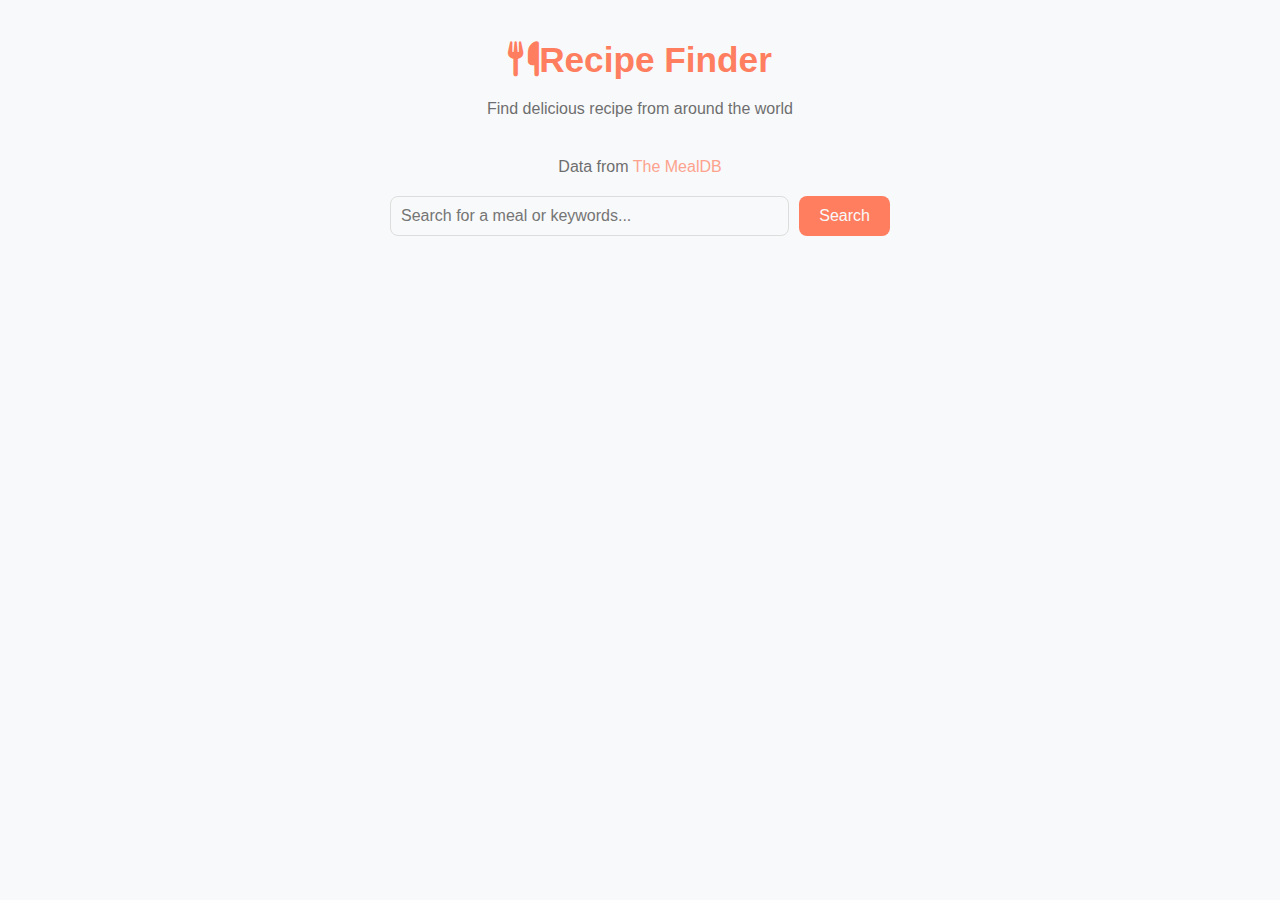
<file: menuSearch/index.html>
<!DOCTYPE html>
<html lang="en">
<head>
    <meta charset="UTF-8">
    <meta name="viewport" content="width=device-width, initial-scale=1.0">
    <title>Recipe Finder</title>
    <link rel="stylesheet" href="style.css">
    <link
    rel="stylesheet"
    href="https://cdnjs.cloudflare.com/ajax/libs/font-awesome/6.7.2/css/all.min.css"
    integrity="sha512-Evv84Mr4kqVGRNSgIGL/F/aIDqQb7xQ2vcrdIwxfjThSH8CSR7PBEakCr51Ck+w+/U6swU2Im1vVX0SVk9ABhg=="
    crossorigin="anonymous"
    referrerpolicy="no-referrer"/>
</head>
<body>
    <div class="container">
        <header>
            <h1><i class="fa-solid fa-utensils"></i>Recipe Finder</h1>
            <p>Find delicious recipe from around the world</p>

        </header>
        <p class="api-link">Data from <a href="https://www.themealdb.com/api.php">The MealDB </a></p>
        <div class="search-container">
            <input type="text" placeholder="Search for a meal or keywords..." id="search-input" class="search-input" />
            <button id="search-btn">Search</button>
        </div>
        <div class="error-container hidden" id="error-container">
            <p>No meals found. Try another input.</p>
        </div>
        <div class="result-container">
            <div class="result-heading hidden" id="result-heading">
                you search...
            </div>

            <div id="meals" class="meals-container hidden">
                <!-- <div class="meal" data-meal-id="52777">
                    <img src="https://www.themealdb.com/images/media/meals/wvqpwt1468339226.jpg" alt="Mediterranean Pasta Salad">
                    <div class="meal-info">
                        <h3 class="meal-title">Mediterranean Pasta Salad</h3>
                        <div class="meal-category">Seafood</div>
                    </div>
                </div>   
                <div class="meal" data-meal-id="52777">
                    <img src="https://www.themealdb.com/images/media/meals/wvqpwt1468339226.jpg" alt="Mediterranean Pasta Salad">
                    <div class="meal-info">
                        <h3 class="meal-title">Mediterranean Pasta Salad</h3>
                        <div class="meal-category">Seafood</div>
                    </div>
                </div>
                <div class="meal" data-meal-id="52777">
                    <img src="https://www.themealdb.com/images/media/meals/wvqpwt1468339226.jpg" alt="Mediterranean Pasta Salad">
                    <div class="meal-info">
                        <h3 class="meal-title">Mediterranean Pasta Salad</h3>
                        <div class="meal-category">Seafood</div>
                    </div>
                </div> -->
            </div>
            <div class="meal-details hidden" id="meal-details">
                
                <button id="back-btn"><i class="fa-solid fa-arrow-left">Back to Recipes</i></button>
                
                <div class="meal-details-content">
                <!--     
                    <img src="https://www.themealdb.com/images/media/meals/wvqpwt1468339226.jpg" alt="Mediterranean Pasta Salad" class="meal-details-img">
                    <h2 class="meal-details-title">Mediterranean Pasta Salad</h2>
                    <div class="meal-details-category">
                        <span>Seafood</span>
                    </div>
                    <div class="meal-details-instructions">
                        <h3>Instructions</h3>
                        <p>Bring a large saucepan of salted water to the boil
                        Add the pasta, stir once and cook for about 10 minutes or as directed on the packet.Meanwhile, wash the tomatoes and cut into quarters. Slice the olives. Wash the basil.</p>
                    </div>
                    <div class="meal-details-ingredients">
                        <h3>Ingredients</h3>
                        <ul class="ingredients-list">  
                            <li><i class="fas fa-check-circle"></i> 200 g mozzarella balls</li>
                            <li><i class="fas fa-check-circle"></i> 250 g baby plum tomatoes</li>           
                            <li><i class="fas fa-check-circle"></i> 1  bunch fresh basil</li>     
                            <li><i class="fas fa-check-circle"></i> 350 g farfalle</li>       
                            <li><i class="fas fa-check-circle"></i> 3  tablespoons extra virgin olive oil</li>          
                            <li><i class="fas fa-check-circle"></i> 40 g Green Olives</li>          
                            <li><i class="fas fa-check-circle"></i> 200 g tuna</li>            
                            <li><i class="fas fa-check-circle"></i> to taste salt</li>            
                            <li><i class="fas fa-check-circle"></i> to taste pepper</li>            
                        </ul>
                    </div>
                    <a href="https://www.youtube.com/watch?v=e52IL8zYmaE" target="_blank" rel="noopener" class="youtube-link">
                    <i class="fab fa-youtube">Watch Video</i> 
                    </a> 
                -->    
                </div>
                
            </div>
        </div>
    </div>
    <script src="script.js"></script>
</body>
</html>
</file>
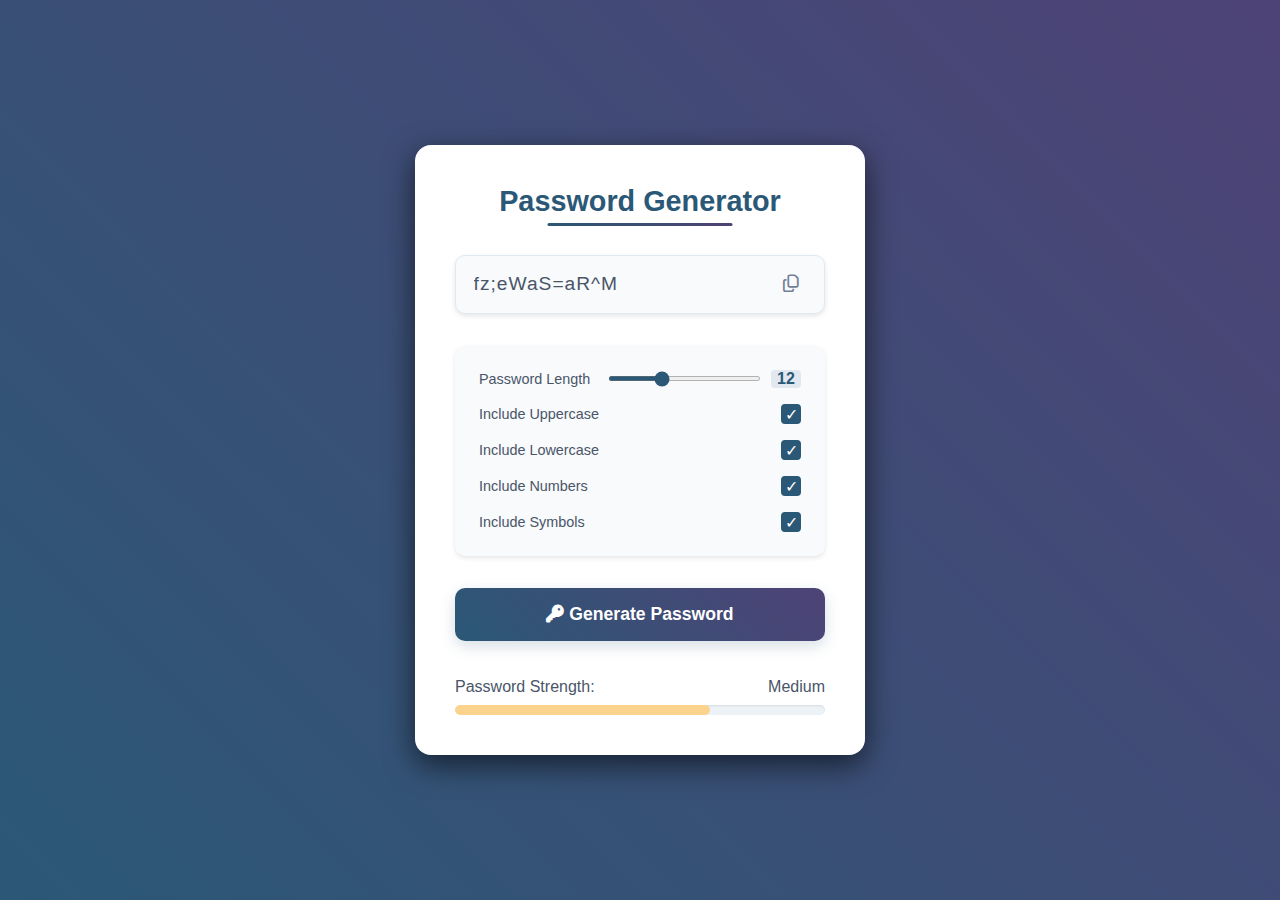
<file: password-generate/index.html>
<!DOCTYPE html>
<html lang="en">
<head>
    <meta charset="UTF-8">
    <meta name="viewport" content="width=device-width, initial-scale=1.0">
    <title>Password Generator</title>
    <link rel="stylesheet" href="style.css">
    <link rel="stylesheet" href="https://cdnjs.cloudflare.com/ajax/libs/font-awesome/6.7.2/css/all.min.css" integrity="sha512-Evv84Mr4kqVGRNSgIGL/F/aIDqQb7xQ2vcrdIwxfjThSH8CSR7PBEakCr51Ck+w+/U6swU2Im1vVX0SVk9ABhg==" crossorigin="anonymous" referrerpolicy="no-referrer" />
</head>
<body>
    <div class="container">
        <h1>Password Generator</h1>
        <div class="password-container">
            <input type="text" readonly id="password" />
            <i class="fa-regular fa-copy" id="copy-btn" title="Copy to clipboard"></i>
        </div>

        <div class="options">
            <div class="option">
                <label for="length">Password Length</label>
                <div class="range-container">
                    <input type="range" id="length" value="12" min="6" max="24" />
                    <span id="length-value">12</span>
                </div>
            </div>

            <div class="option">
                <label for="uppercase">Include Uppercase</label>
                <input type="checkbox" id="uppercase" checked/>
            </div>

            <div class="option">
                <label for="lowercase">Include Lowercase</label>
                <input type="checkbox" id="lowercase" checked>
            </div>

            <div class="option">
                <label for="numbers">Include Numbers</label>
                <input type="checkbox" id="numbers" checked>
            </div>

            <div class="option">
                <label for="symbols">Include Symbols</label>
                <input type="checkbox" id="symbols" checked>
            </div>

        </div>


        <button id="generate-btn">
            <i class="fa-solid fa-key"></i>
            Generate Password
        </button>

        <div class="strength-container">
            <p>Password Strength:<span id="strength-label">Medium</span></p>
            <div class="strength-meter">
                <div class="strength-bar"></div>
            </div>
        </div>
    </div>

    <script src="script.js"></script>
</body>
</html>
</file>
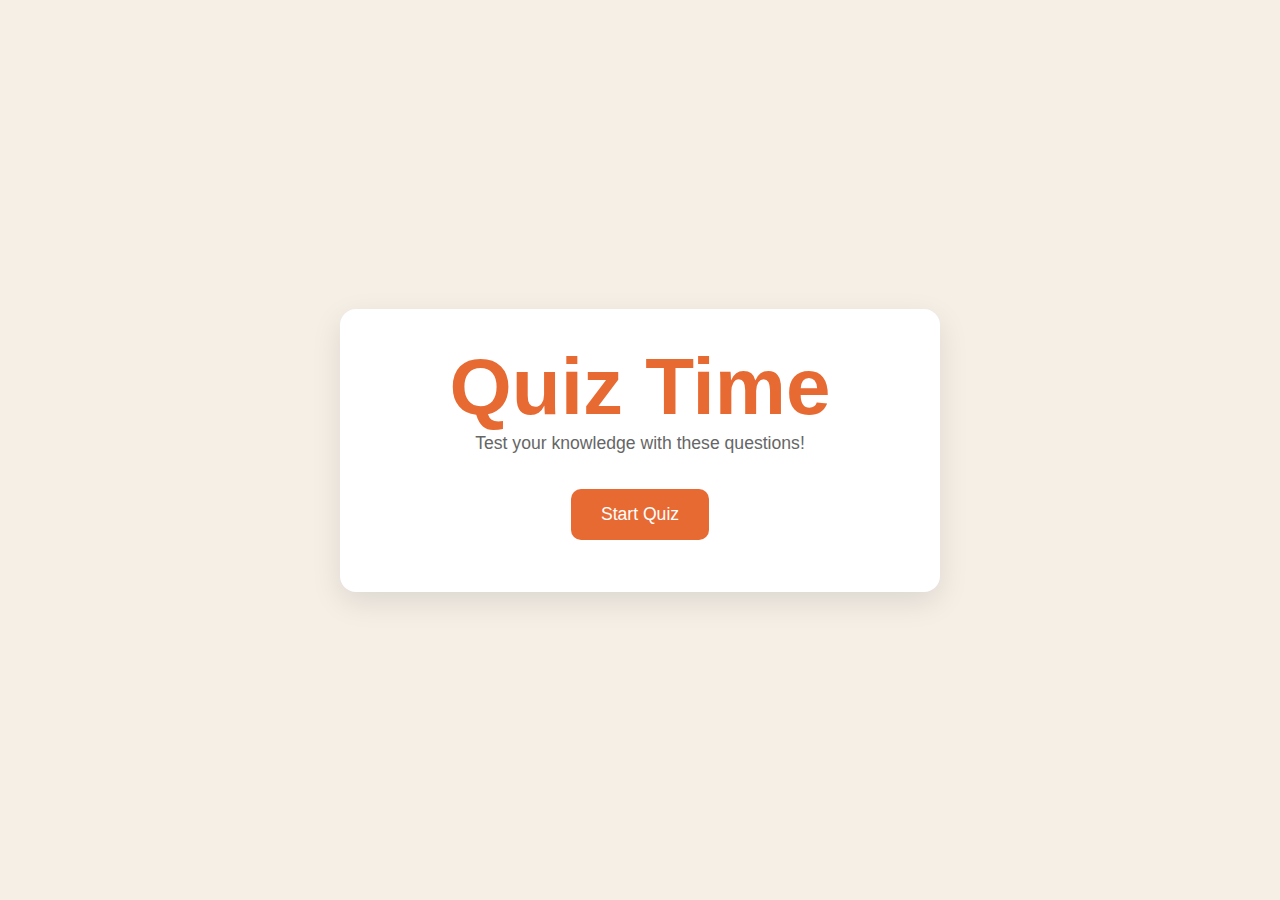
<file: quiz/index.html>
<!DOCTYPE html>
<html lang="en">
<head>
    <meta charset="UTF-8">
    <meta name="viewport" content="width=device-width, initial-scale=1.0">
    <title>Quiz Game</title>
    <link rel="stylesheet" href="style.css" />
</head>
<body>
    <div class="container">
        <div class="screen active" id="start-screen">
            <h1>Quiz Time</h1>
            <p>Test your knowledge with these questions!</p>
            <button id="start-btn">Start Quiz</button>
        </div>
        <div class="screen" id="quiz-screen">
            <div class="quiz-header">
                <h2 id="question-text">Question goes here</h2>
                <div class="quiz-info">
                    <p id="question-number">Question <span id="current-question">1</span> of <span id="total-questions">5</span></p>       
                    <p>Score:<span id="score">0</span></p>
                </div>
            </div>
            <div class="answers-container" id="answers-container">
            </div>
            <div class="progress-bar">
                <div id="progress" class="progress"></div>
            </div>
        </div>
        <div class="screen" id="result-screen">
            <h1>Quiz Result!</h1>
            <div class="result-info">
                <p>You scored <span id="final-score">0</span>out of <span id="max-score">5</span></p>
                <div class="result-message">
                    Good job!
                </div>
            </div>
            <button id="restart-btn">Restart Quiz</button>
        </div>
    </div>
    <script src="script.js"></script>
</body>
</html>
</file>
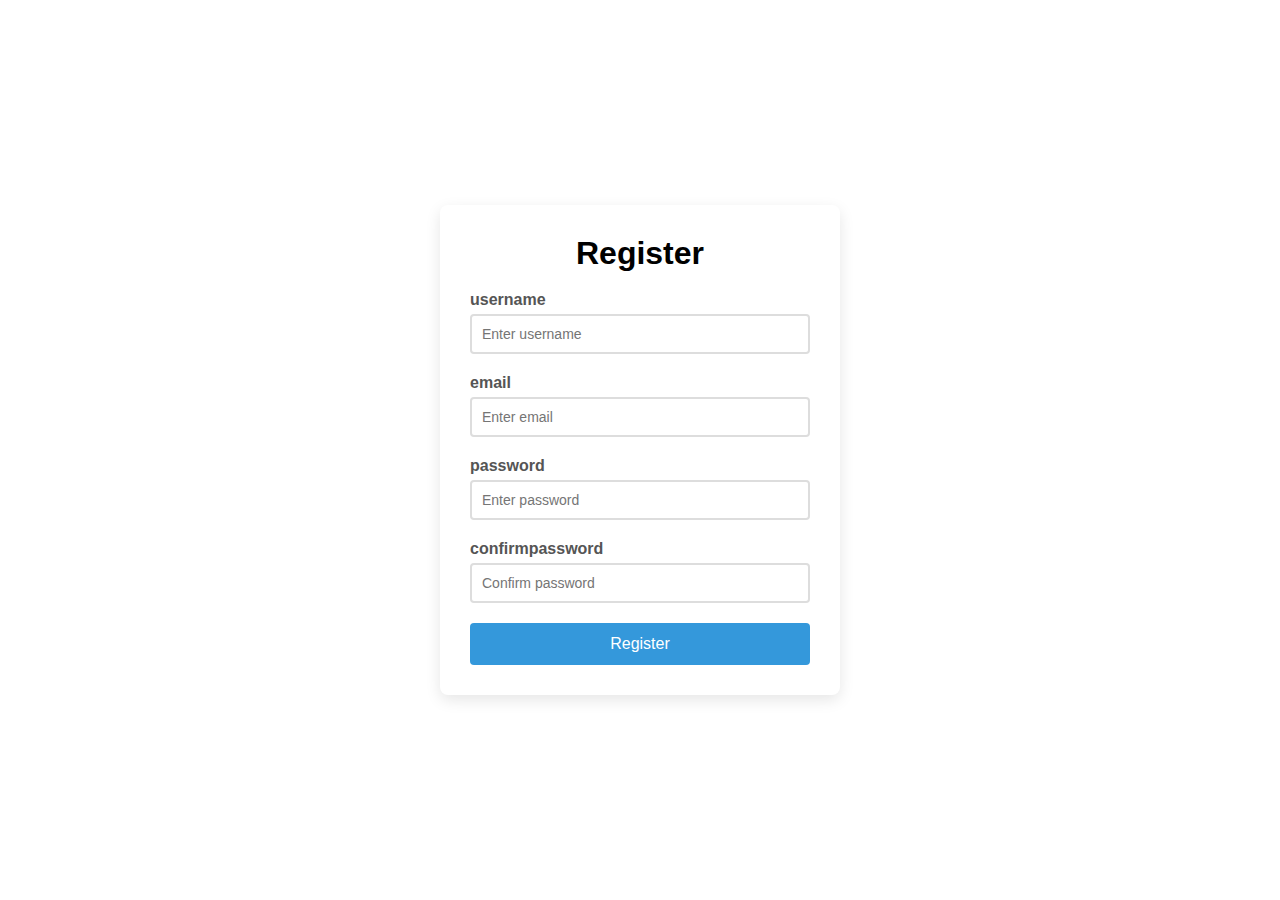
<file: register/index.html>
<!DOCTYPE html>
<html lang="en">

<head>
    <meta charset="UTF-8">
    <meta name="viewport" content="width=device-width, initial-scale=1.0">
    <title>Register</title>
    <link rel="stylesheet" href="style.css">
</head>

<body>
    <div class="container">
        <form id="registration-form">
            <h1>Register</h1>
            <div class="form-item">
                <label for="username">username</label>
                <input type="text" id="username" placeholder="Enter username">
                <small></small>
            </div>
            <div class="form-item">
                <label for="email">email</label>
                <input type="text" id="email" placeholder="Enter email">
                <small></small>
            </div>
            <div class="form-item">
                <label for="password">password</label>
                <input type="password" id="password" placeholder="Enter password">
                <small></small>
            </div>
            <div class="form-item">
                <label for="confirmpassword">confirmpassword</label>
                <input type="password" id="confirmPassword" placeholder="Confirm password">
                <small></small>
            </div>
            <button type="submit">Register</button>
        </form>
    </div>
    <script src="script.js"></script>

</body>

</html>
</file>
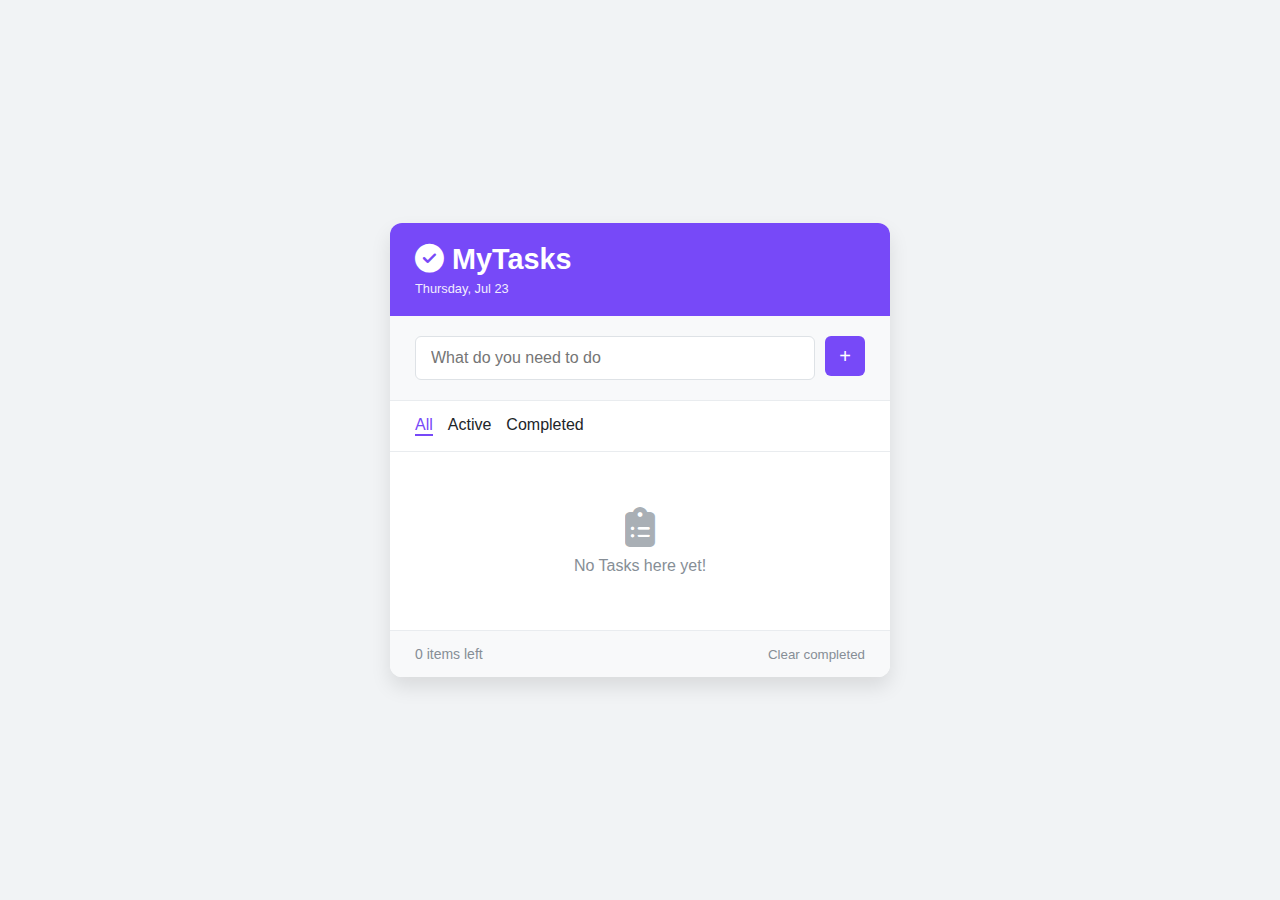
<file: todo/index.html>
<!DOCTYPE html>
<html lang="en">

<head>
    <meta charset="UTF-8">
    <meta name="viewport" content="width=device-width, initial-scale=1.0">
    <title>TODO</title>
    <link rel="stylesheet" href="style.css">
    <link rel="stylesheet" href="https://cdnjs.cloudflare.com/ajax/libs/font-awesome/6.7.2/css/all.min.css"
        integrity="sha512-Evv84Mr4kqVGRNSgIGL/F/aIDqQb7xQ2vcrdIwxfjThSH8CSR7PBEakCr51Ck+w+/U6swU2Im1vVX0SVk9ABhg=="
        crossorigin="anonymous" referrerpolicy="no-referrer" />
</head>

<body>
    <div class="app">
        <header>
            <h1>
                <i class="fa-solid fa-check-circle"></i>
                MyTasks
            </h1>
            <p id="date">date is</p>
        </header>

        <div class="todo-input">
            <input type="text" id="task-input" placeholder="What do you need to do">
            <button id="add-task" style="font-size: 20px;">
                +
            </button>
        </div>
        <div class="filters">
            <span class="filter active" data-filter="all">All</span>
            <span class="filter" data-filter="active">Active</span>
            <span class="filter" data-filter="completed">Completed</span>
        </div>
        <div class="todos-container">
            <ul id="todos-list">
                <!-- 
                <li class="todo-item">
                    <label class="checkbox-container">
                        <input type="checkbox" class="todo-checkbox">
                        <span class="checkmark"></span>
                    </label>
                    <span class="todo-item-text">Buy me a coffee!</span>
                    <button class="delete-btn"><i class="fa-solid fa-times"></i></button>
                </li>
                -->

            </ul>

            <div class="empty-state hidden">
                <i class="fa-solid fa-clipboard-list"></i>
                <p>No Tasks here yet!</p>
            </div>
        </div>

        <footer>
            <span id="item-left">0 items left</span>
            <button id="clear-completed">Clear completed</button>
        </footer>
    </div>
    <script src="script.js"></script>
</body>

</html>
</file>
<file: menuSearch/style.css>
* {
  margin: 0;
  padding: 0;
  box-sizing: border-box;
}

:root {
  --primary: #ff7e5f;
  --primary-dark: #eb5e41;
  --primary-light: #ffb199;
  --secondary: #0ba360;
  --text-dark: #333333;
  --text-light: #f8f9fa;
  --background: #ffffff;
  --background-light: #f8f9fa;
  --card-bg: #ffffff;
  --border-radius: 8px;
  --shadow: 0 2px 4px rgba(0, 0, 0, 0.1);
  --transition: all 0.3s ease;
}
body { 
  font-family: sans-serif;
  background-color: var(--background-light);
  color: var(--text-dark);
  line-height: 1.6;
}
.container{
  
  width: 100%;
  max-width: 1000px;
  margin: 0 auto;
  padding: 2rem 1rem;
}

header{
  text-align: center;
  margin-bottom: 2rem ;
}

h1{
  font-size: 2.2rem;
  color: var(--primary);
  margin-bottom: 0.5rem;
}

p{
  color: var(--text-dark);
  opacity: 0.7;
}

.api-link{
  margin-bottom: 1rem;
  text-align: center;
  color: var(--text-dark);
  opacity: 0.7;
}

.api-link a{
  color: var(--primary);
  text-decoration: none;
}


.search-container{ 
  
  display: flex;
  margin-bottom: 2rem;
  gap: 10px;
  max-width: 500px;
  margin-left: auto;
  margin-right: auto;
}

input[type="text"]{ 
  flex: 1;
  padding: 10px 10px;
  font-size: 1rem;
  border-radius: var(--border-radius);
  border: 1px solid #ddd;
  background-color: var(--background-light);
  transition: var(--transition);
  color: var(--text-dark);
  outline: none;
}

input[type="text"]:focus{ 
  border-color: var(--primary);


}

.search-container button{ 
  background-color: var(--primary);
  font-size: 1rem;
  border: none;
  border-radius: var(--border-radius);
  padding: 0 20px;
  cursor: pointer;
  transition: var(--transition);
  color: var(--text-light);
  font-family: sans-serif;

}

.search-container button:hover{ 
  background-color: var(--primary-dark);
}

.hidden{
  display: none;
}

.result-heading{
  text-align: center;
  margin-bottom: 1.5rem; 
  font-size: 1.2rem;
  color: var(--text-dark);
}

.meals-container{ 
  display: grid;
  grid-template-columns: repeat(auto-fit, minmax(250px, 1fr));
  gap: 1.5rem;
}
.meal{
  background-color: var(--card-bg);
  border-radius: var(--border-radius);
  box-shadow: var(--shadow);
  overflow: hidden;
  transition: var(--transition);
  cursor: pointer;
  position: relative;
  &:hover{ 
    transform: translateY(-5px);
    box-shadow: 0 5px 10px rgba(0, 0, 0, 0.1);

  }
}
.meal img{ 
  width: 100%;
  height: 220px;
  object-fit: cover;

}

.meal-info{
  padding: 1rem;
}
.meal-title{ 
  font-size: 1.1rem;
  margin-bottom: 0.5rem;
  color: var(--text-dark);
}
.meal-category{ 
  display: inline-block;
  background-color: var(--primary-light);
  color: var(--text-dark);
  padding: 3px 8px;
  opacity: 0.7;
  border-radius: 20px;
  margin-bottom: 10px;
}

#meal-details{ 
  background-color: var(--background);
  border-radius: var(--border-radius);
  box-shadow: var(--shadow);
  padding: 2rem;
  margin: 2rem 0;
}

#back-btn{ 
  margin-bottom: 1.5rem;
  color: var(--primary);
  font-size: 1rem;
  font-family: serif;
  background-color: transparent;
  border: 1px solid var(--primary);
  padding: 8px 16px;
}

#back-btn:hover{ 
  background-color: var(--primary);
  color: var(--text-light);
}

.meal-details-content{ 
  display: flex;
  flex-direction: column;
  align-items: center;
  
}
.meal-details-content img{ 
  width: 100%;
  max-width: 400px;
  border-radius: var(--border-radius);
  margin-bottom: 1.5rem;
}
.meal-details-title{
  font-size: 1.8rem;
  color: var(--primary);
  margin-bottom: 1rem;
  text-align: center;
}
.meal-details-category span{ 
  
  background-color: var(--primary-light);
  padding: 3px 8px;
  border-radius: 20px;
  font-size: 1.1rem;
}

.meal-details-instructions{ 
  margin-top: 1.5rem;
  line-height: 1.7;
}

.meal-details-ingredients{ 
  margin-top: 1.5rem;
  line-height: 1.7;
}

.meal-details-ingredients h3{ 
  margin-bottom: 0.5rem;
}

ingredients-list{ 
  display: grid;
  list-style-type:none;
  grid-template-columns: repeat(autofill,minmax(180px,1fr));
  gap: 8px;
  margin-bottom: 1.5rem;
  width: 100%;
}

.ingredients-list li{ 
  display: flex;
  align-items: center;
  padding: 6px 8px;
  background-color: var(--background-light);
  border-radius: var(--border-radius);
  font-size: 0.9rem;
}

.ingredients-list li{ 
  color: var(--secondary);
  margin-right: 8px;
}

.youtube-link{ 
  display: inline-block;
  background-color: var(--primary);
  color: var(--text-light);
  padding: 8px 16px;
  border-radius: 4px;
  text-decoration: none;
  font-size: 600;

}

.youtube-link i{
  font-family: sans-serif;
  margin-right: 8px;
}

#error-container{ 
  background-color: rgba(255, 126, 95, 0.1);
  border: 1px solid var(--primary);
  color: var(--primary-dark);
  padding: 1rem;
  border-radius: var(--border-radius);
  text-align: center;
  margin-bottom: 1.5rem;
}

@media(max-width:600) {
  .search-container{
    flex-direction: column;
  }
  button#search-btn{
    width: 100%;
    padding: 10px;
    justify-content: center;

  }
  .meals-container{
    grid-template-columns: 1fr;
  }
  .meal-details-img{ 
    max-width: 100%;
  }
}
</file>
<file: password-generate/style.css>
:root{
    --primary-color: #2b5876;
    --secondary-color: #4e4376;
    --weak-color:#fc8181;
    --medium-color: #fbd38d;
    --strong-color: #68d391;
}

*{
    margin: 0;
    padding: 0;
    box-sizing: border-box;
    font-family: sans-serif;
}

body{
    background: linear-gradient(45deg,var(--primary-color),var(--secondary-color));
    display: flex;
    justify-content: center;
    align-items: center;
    min-height: 100vh;
}

.container{
    background: #fff;
    padding: 2.5rem;
    border-radius: 1rem;
    box-shadow: 0 10px 30px rgba(0,0,0,0.6);
    width: 90%;
    max-width: 450px;
}

h1{
    text-align: center;
    margin-bottom: 1.8rem;
    color: var(--primary-color);
    font-size: 1.8rem;
    font-weight: 700;
    position: relative;
    padding-bottom: 0.5rem;
}

h1::after{
    content: "";
    position: absolute;
    bottom: 0;
    left: 50%;
    transform: translateX(-50%);
    width: 50%;
    height: 3px;
    background: linear-gradient(90deg,var(--primary-color),var(--secondary-color));
    border-radius: 3px;
}

.password-container{
    margin-bottom: 2rem;
    background-color: #f8fafc;
    border-radius: 10px;
    border: 1px solid #e2e8f0;
    overflow: hidden;
    box-shadow: 0 2px 5px rgba(0,0,0,0.1);
    display: flex;
    align-items: center;
    padding: 0 1rem 0 0;
    justify-content: space-between;
}

#password{
    flex: 1;
    border: none;
    outline: none;
    padding: 1.1rem;
    font-size: 1.2rem;
    background: transparent;
    color: #4a5568;
    width:100%;
    padding-right:50px;
    letter-spacing: 1px;
    border-radius:10px;
}

#copy-btn{
    color: #718096;
    border-radius: 50%;
    cursor: pointer;
    font-size: 1.1rem;
    transition: background 0.3s ease;
    width: 35px;
    height: 35px;
    display: flex;
    align-items: center;
    justify-content: center;
}

#copy-btn:hover{
    color:var(--primary-color);
}

.options{
    box-shadow: 0 2px 5px rgba(0,0,0,0.1);
    margin-bottom: 2rem;
    background-color: #f8fafc;
    padding: 1.5rem;
    border-radius: 10px;
}

.option{
    display: flex;
    align-items: center;
    margin-bottom: 1rem;
    justify-content: space-between;
}

.option:last-child{
    margin-bottom: 0;
}

.option label{
    font-size: 0.9rem;
    color: #4a5568;
    font-weight: 500;
}

.range-container{
    display: flex;
    align-items: center;
    gap: 10px;
    width: 60%;
}

#length-value{
    font-weight: 600;
    color:var(--primary-color);
    text-align: center;
    background: #e2e8f0;
    border-radius:4px;
    width: 30px;
}

input[type="range"]{
    accent-color: var(--primary-color);
    height: 5px;
    cursor: pointer;
    flex: 1;
}

input[type="checkbox"]{
    width: 20px;
    height: 20px;
    accent-color: var(--primary-color);
    cursor: pointer;
    border:2px solid var(--primary-color);
    border-radius:4px;
    appearance: none;
    outline: none;
    position: relative;
    transition:all 0.3s;
}

input[type="checkbox"]:checked{
    background: var(--primary-color);
}

input[type="checkbox"]:checked::after{
    content: "✓";
    position: absolute;
    top: 50%;
    left: 50%;
    transform: translate(-50%,-50%);
    color: #fff;
    font-size: 1rem;
}

button{
    width: 100%;
    padding: 1rem;
    border: none;
    outline: none;
    background: linear-gradient(45deg,var(--primary-color),var(--secondary-color));
    color: #fff;
    font-size: 1.1rem;
    font-weight: 600;
    border-radius: 10px;
    cursor: pointer;
    box-shadow: 0 5px 15px rgba(43,88,118,0.2);
    transition: all 0.3s;
    margin-bottom: 1.5rem;
}

button:hover{
    box-shadow: 0 8px 20px rgba(43,88,118,0.4);
    transform: translateY(-3px);
}

button:active{
    transform: translateY(0);
    box-shadow: 0 5px 15px rgba(43,88,118,0.2);
}

.strength-container{
    text-align: center;
    margin-top: 0.8rem;
}

.strength-container p{
    font-size: 1rem;
    color: #4a5568;
    font-weight: 500;
    margin-bottom: 0.6rem;
    justify-content: space-between;
    align-items: center;
    display: flex;
    gap: 10px;
}

.strength-label{
    color:var(--primary-color);
    font-weight:700;
}

.strength-meter{
    height: 10px;
    background: #edf2f7;
    border-radius: 5px;
    margin-top: 0.6rem;
    box-shadow: inset 0 1px 2px rgba(0,0,0,0.1);
    overflow: hidden;
}

.strength-bar{
    height: 100%;
    width:0;
    background-color: var(--weak-color);
    border-radius: 5px;
    transition: all 0.3s ease;
    min-width:5%;
}

@media (max-width: 768px){
    .container{
        width:95%;
        padding: 1.8rem;
    }

    h1{
        font-size: 1.6rem;
    }

    #password{
        font-size: 1rem;
    }

    button{
        font-size: 1rem;
        padding: 0.9rem;
    }

    .option label{
        font-size: 0.85rem;
    }
}
</file>
<file: quiz/style.css>
*{
    margin: 0;
    padding: 0;
    box-sizing: border-box;

}

body{ 
    background:#f5efe6;
    display: flex;
    justify-content: center;
    align-items: center;
    min-height: 100vh;
    padding: 1rem;
    font-family: sans-serif;
}
.container{ 
    background-color: white;
    border-radius: 1rem;
    box-shadow: 0 10px 30px rgba(0,0,0,0.1);
    width: 100%;
    max-width: 600px;
    overflow: hidden;
    position: relative;
}

.screen{
    display: none;
    padding: 2rem;
    text-align: center;
}
.active{ 
    display: block;
}

#start-screen{ 
    color: #e86a33;
    margin-bottom: 20px;
    font-size: 2.5rem;
}
#start-screen p{ 
    color: #666;
    margin-bottom: 30px;
    font-size: 1.1rem;
}
button{ 
    background: #e86a33;
    color: white;
    border: none;
    padding: 15px 30px;
    border-radius: 10px;
    cursor: pointer;
    font-size: 1.1rem;
    transition: background-color .3s;
}
button:hover{ 
    background: #d45b28;
}

.quiz-header{ 
    margin-bottom: 1rem;
}
#question{ 
    color:#333;
    font-size: 1.5rem;
    margin-bottom: 1rem;
    
}

.quiz-info{
    display: flex;
    justify-content: space-between;
    color: #666;
    margin-bottom: 10px;
}
.answers-container{ 
    display: flex;
    flex-direction: column; 
    gap: 10px;
    margin-bottom: 20px;
}

.answer-btn{
    background-color: #f8f0e5;
    color: #333;
    border: 2px solid #eadbc8;
    border-radius: 10px;
    padding: 1rem;
    cursor: pointer;
    text-align: left;
    transition: all 0.3s;
}

.answer-btn:hover{
    background-color: #eadbc8;
    border-color: #dac0ae;
}

.answer-btn.correct{
    background-color: #e6fff0;
    border-color: #a3f0c4; 
    color: #28a745;
}
.answer-btn.incorrect{
    background-color: #ffe6e6;
    border-color: #f0a3a3; 
    color: #dc3545;
}
.progress-bar{ 
    height: 10px;
    background-color: #f8f0e5;
    border-radius: 5px;
    overflow: hidden;
    margin-top: 20px;
}
.progress{
    height: 100%;
    background-color: #e86a33;
    width: 0%;
    transition: width 0.3s;

}
#result-screen h1{
    color: #e86a33;
    margin-bottom: 30px; 
}

.result-info{
    background-color: #f8f0e5;
    border-radius: 10px;
    padding: 20px;
    margin-bottom: 30px;
}
.result-info p{
    font-size: 1.2rem;
    color: #333;
    margin-bottom: 1rem;
}
.result-message{
    font-size: 1.5rem;
    font-weight: 600;
    color:#e86a33;
}

@media (max-width: 500px) { 
    .screen{
        padding:1rem;
    }
    #start-screen h1{  
        font-size: 1.3rem;
    }

    #question-text{
        font-size: 1.3rem;
    }
    .answer-btn{
        padding: 12px;
    }
    button{
        padding: 12px 25px;
        font-size: 1rem;
    }
}
</file>
<file: register/style.css>
* {
    margin: 0;
    padding: 0;
    box-sizing: border-box;
}

body {
    background-color: white;
    font-family: sans-serif;
    display: flex;
    justify-content: center;
    align-items: center;
    min-height: 100vh;
}

.container{
    background-color: white;
    border-radius: 8px;
    box-shadow: 0px 5px 15px rgba(0,0,0,0.1);
    max-width: 400px;
    width: 100%;
    padding: 30px;
    overflow: hidden;
}

h1{
    text-align: center;
    margin-bottom: 1.2rem;
}
.form-item{
    margin-bottom: 20px;
    position: relative;
}

label{
    display: block;
    margin-bottom: 5px;
    color: #555;
    font-weight: bold;
}
input{
    border: 2px solid #ddd;
    border-radius: 4px;
    display: block;
    width: 100%;
    padding: 10px;
    font-size: 14px;
}

input:focus{
    outline: none;
    border-color: #3498db;
}

small{
    visibility: hidden;
    position: absolute;
    bottom: -18px;
    left: 0;
    font-size: 12px;
}

button{
    cursor: pointer;
    background: #3498db;
    border: none;
    color: white;
    display: block;
    font-size: 1rem;
    margin-top: 20px;
    padding: 12px;
    border-radius: 4px;
    width: 100%;
}

button:hover{
    background-color: #363645;
}
.form-item.error input{
    border-color: red;
}

.form-item.success input{
    border-color: green;
}

.form-item.error small{
    visibility: visible;
    color: red;
}
</file>
<file: todo/style.css>
* {
    margin: 0;
    padding: 0;
    box-sizing: border-box;
}

:root {
    --primary: #7749f8;
    --primary-light: #9775fa;
    --dark: #212529;
    --light: #f8f9fa;
    --gray: #868e96;
    --danger: #fa5252;
    --success: #40c057;
    --border: #e9ecef;
}

body {
    font-family: sans-serif;
    background-color: #f1f3f5;
    display: flex;
    justify-content: center;
    align-items: center;
    min-height: 100vh;
    color: var(--dark);
}

.app {
    width: 100%;
    max-width: 500px;
    background-color: #fff;
    border-radius: 12px;
    overflow: hidden;
    box-shadow: 0 10px 20px rgba(0, 0, 0, 0.1);
}

header {
    background-color: var(--primary);
    color: white;
    padding: 20px 25px;
}

header h1 {
    font-size: 1.8rem;
    margin-bottom: 5px;
    font-weight: 600;
}

header p {
    font-size: 0.8rem;
    opacity: 0.9;
}

.todo-input {
    padding: 20px 25px;
    display: flex;
    gap: 10px;
    background-color: var(--light);
    border-bottom: 1px solid var(--border);
}

.todo-input input {
    flex: 1;
    padding: 12px 15px;
    border: 1px solid #dee2e6;
    font-size: 1rem;
    border-radius: 6px;
    transition: all 0.3s;
}

.todo-input input:focus {
    outline: none;
    border-color: var(--primary);
    box-shadow: 0 0 0 3px rgba(119, 73, 248, 0.15);
}

.todo-input button {
    background-color: var(--primary);
    color: white;
    width: 40px;
    height: 40px;
    border: none;
    border-radius: 6px;
    cursor: pointer;
    transition: all 0.3s;
}

.todo-input button:hover {
    background-color: var(--primary-light);
}

.filters {
    display: flex;
    gap: 15px;
    padding: 15px 25px;
    border-bottom: 1px solid var(--border);
    cursor: pointer;
}

.filter:hover {
    color: var(--primary);
}

.filter.active {
    color: var(--primary);
    border-bottom: 2px solid var(--primary);
    font-weight: 500;
}

.todos-container {
    padding: 15px 0;
    max-height: 300px;
    overflow-y: auto;
}



/* #todos-list {
    display: none;
} */

.empty-state {
    display: flex;
    flex-direction: column;
    align-items: center;
    justify-content: center;
    padding: 40px 0;
    color: var(--gray);
}

.empty-state i {
    font-size: 40px;
    margin-bottom: 10px;
    opacity: 0.7;
}

.hidden {
    display: none;
}

footer {
    display: flex;
    justify-content: space-between;
    align-items: center;
    padding: 15px 25px;
    border-top: 1px solid var(--border);
    background-color: var(--light);
    font-size: 14px;
}

#item-left {
    color: var(--gray);
}

#clear-completed {
    background: none;
    border: none;
    color: var(--gray);
    cursor: pointer;
    transition: all 0.2s;
}

#clear-completed:hover {
    color: var(--danger);
}

#todos-list {
    list-style-type: none;
}

.todo-item {
    padding: 12px 15px;
    display: flex;
    align-items: center;
    transition: background-color 0.3s;
}

.todo-item:hover {
    background-color: var(--light);
}

.checkbox-container {
    margin-right: 15px;
}

.todo-checkbox {
    opacity: 0;
    position: absolute;
}

.checkmark {
    display: inline-block;
    width: 20px;
    height: 20px;
    border: 2px solid #dee2e6;
    border-radius: 4px;
    position: relative;
    cursor: pointer;
    transition: all 0.2s;
}

.todo-checkbox:checked+.checkmark {
    background-color: var(--success);
    border-color: var(--success);
}

.todo-checkbox:checked+.checkmark::after {
    content: "✔";
    position: absolute;
    left: 2px;
    top: -3px;
    color: white;
}

.todo-item-text {
    flex: 1;
    font-size: 1rem;
    transition: all 0.2s;
}

.todo-item.completed .todo-item-text {
    text-decoration: line-through;
    color: var(--gray);
}

.delete-btn {
    background: none;
    border: none;
    color: var(--gray);
    cursor: pointer;
    font-size: 16px;
    opacity: 0;
    transition: all 0.2s;
}

.todo-item:hover .delete-btn {
    opacity: 1;
}
.delete-btn:hover{
    color:var(--danger);
}
</file>
